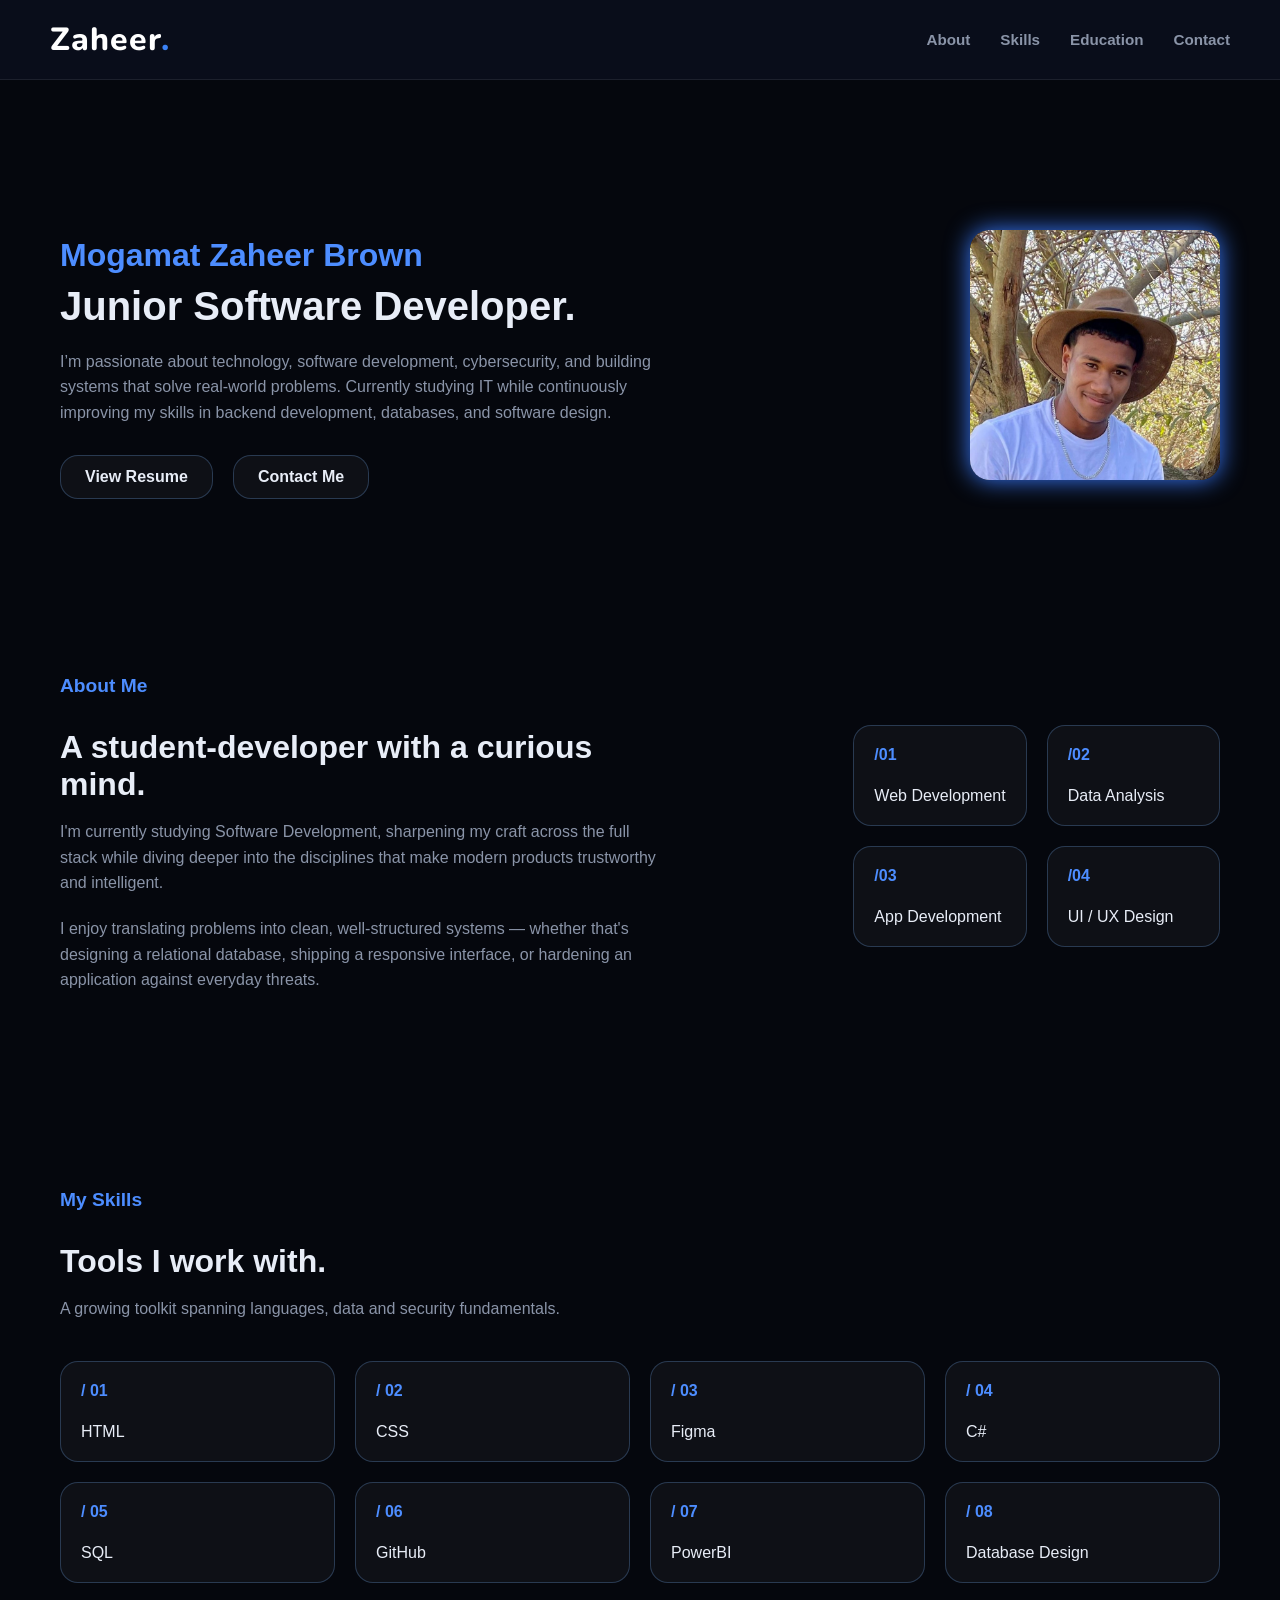
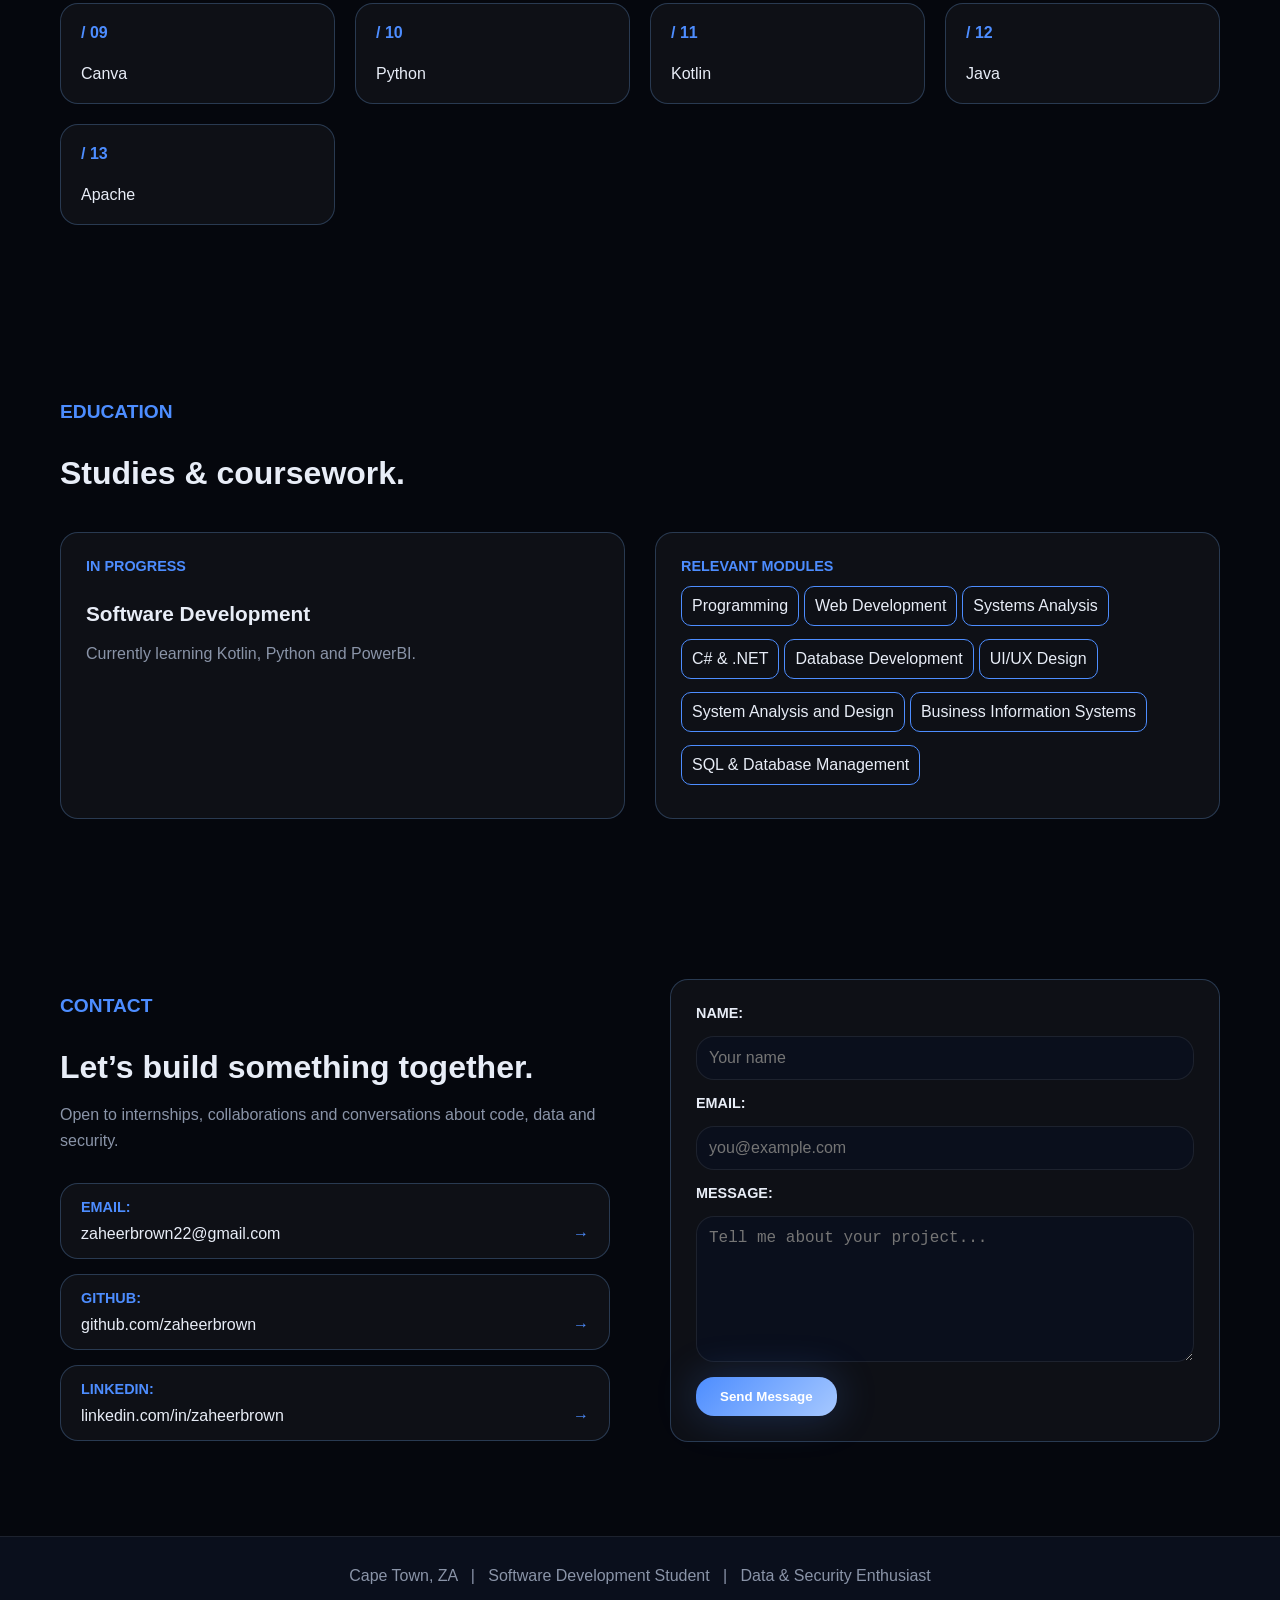
<file: index.html>
<!DOCTYPE html>
<html lang="en">

<head>
    <meta charset="UTF-8">
    <meta name="viewport" content="width=device-width, initial-scale=1.0">
    <title>Mogamat Zaheer Brown Portfolio</title>
    <link rel="stylesheet" href="styles.css">
    <link href="https://fonts.googleapis.com/css2?family=Nunito:wght@700;800&display=swap" rel="stylesheet">
</head>

<body>
    <nav>
        <div>
            <h4 class="logo">
              Zaheer<span>.</span>
            </h4>
        </div>
        <div class="nav_list">
            <a href="#about">About</a>
            <a href="#skills">Skills</a>
            <a href="#education">Education</a>
            <a href="#contact">Contact</a>
        </div>
    </nav>

    <section class="hero">
        <div class="hero-text">
            <h2>Mogamat Zaheer Brown</h2>
            <h1>Junior Software Developer.</h1>
            <p>I’m passionate about technology, software development, cybersecurity, and building systems that solve
                real-world problems.
                Currently studying IT while continuously improving my skills in backend development, databases, and
                software design.</p>
            <div class="buttons">
                <a href="assets/CV MOGAMAT ZAHEER BROWN 2026.pdf" target="_blank" class="btn-secondary">
                  View Resume
                 </a>
                <a href="#contact" class="btn-secondary">Contact Me</a>
            </div>
        </div>
        <div class="hero-box">
    <img src="images/profile.jpeg" alt="Profile Picture">
</div>
    </section>

    <section id="about" class="about">
        <div class="about-text">
            <h2>About Me</h2>
            <h3>A student-developer with a curious mind.</h3>
            <p>
                I'm currently studying Software Development, sharpening my craft across the full stack while diving
                deeper into the disciplines that make modern products trustworthy and intelligent.
            </p>
            <p>
                I enjoy translating problems into clean, well-structured systems — whether that's designing a relational
                database, shipping a responsive interface, or hardening an application against everyday threats.
            </p>
        </div>

        <div class="about-skills">
            <div class="skill-box">
                <span class="skill-number">/01</span>
                <span class="skill-title">Web Development</span>
            </div>
            <div class="skill-box">
                <span class="skill-number">/02</span>
                <span class="skill-title">Data Analysis</span>
            </div>
            <div class="skill-box">
                <span class="skill-number">/03</span>
                <span class="skill-title">App Development</span>
            </div>
            <div class="skill-box">
                <span class="skill-number">/04</span>
                <span class="skill-title">UI / UX Design</span>
            </div>
        </div>
    </section>


    <section id="skills" class="skills">
        <div class="skills-text">
            <h2>My Skills</h2>
            <h3>Tools I work with.</h3>
            <p>
                A growing toolkit spanning languages, data and security fundamentals.
            </p>
        </div>

        <div class="skills-grid">
            <div class="skill-box">
                <span class="skill-number">/ 01</span>
                <span class="skill-title">HTML</span>
            </div>
            <div class="skill-box">
                <span class="skill-number">/ 02</span>
                <span class="skill-title">CSS</span>
            </div>
            <div class="skill-box">
                <span class="skill-number">/ 03</span>
                <span class="skill-title">Figma</span>
            </div>
            <div class="skill-box">
                <span class="skill-number">/ 04</span>
                <span class="skill-title">C#</span>
            </div>
            <div class="skill-box">
                <span class="skill-number">/ 05</span>
                <span class="skill-title">SQL</span>
            </div>
            <div class="skill-box">
                <span class="skill-number">/ 06</span>
                <span class="skill-title">GitHub</span>
            </div>
            <div class="skill-box">
                <span class="skill-number">/ 07</span>
                <span class="skill-title">PowerBI</span>
            </div>
            <div class="skill-box">
                <span class="skill-number">/ 08</span>
                <span class="skill-title">Database Design</span>
            </div>
            <div class="skill-box">
                <span class="skill-number">/ 09</span>
                <span class="skill-title">Canva</span>
            </div>
            <div class="skill-box">
                <span class="skill-number">/ 10</span>
                <span class="skill-title">Python</span>
            </div>
            <div class="skill-box">
                <span class="skill-number">/ 11</span>
                <span class="skill-title">Kotlin</span>
            </div>
            <div class="skill-box">
                <span class="skill-number">/ 12</span>
                <span class="skill-title">Java</span>
            </div>
            <div class="skill-box">
                <span class="skill-number">/ 13</span>
                <span class="skill-title">Apache</span>
            </div>
        </div>
    </section>

<section id="education" class="education">
  <div class="education-text">
    <h2>EDUCATION</h2>
    <h3>Studies & coursework.</h3>
  </div>

  <div class="education-grid">
    <div class="education-card">
      <span class="edu-label">IN PROGRESS</span>
      <h4>Software Development</h4>
      <p>Currently learning Kotlin, Python and PowerBI.</p>
    </div>

    <div class="education-card">
      <span class="edu-label">RELEVANT MODULES</span>
      <ul class="modules-list">
        <li>Programming</li>
        <li>Web Development</li>
        <li>Systems Analysis</li>
        <li>C# &amp; .NET</li>
        <li>Database Development</li>
        <li>UI/UX Design</li>
        <li>System Analysis and Design</li>
        <li>Business Information Systems</li>
        <li>SQL & Database Management</li>
      </ul>
    </div>
  </div>
</section>

<section id="contact" class="contact">
  <div class="contact-left">
    <div class="contact-text">
    <h2>CONTACT</h2>
    <h3>Let’s build something together.</h3>
  </div>
    <p>
      Open to internships, collaborations and conversations about code, data and security.
    </p>

    <div class="contact-item">
      <strong>EMAIL:</strong>
      <div class="contact_info">
          <a href="mailto:zaheerbrown22@gmail.com">zaheerbrown22@gmail.com</a>
          <span class="arrow">→</span>
      </div>
    </div>
    <div class="contact-item">
      <strong>GITHUB:</strong>
      <div class="contact_info">
          <a href="https://github.com/zaheerbrown" target="_blank">github.com/zaheerbrown</a>
          <span class="arrow">→</span>
      </div>
    </div>
    <div class="contact-item">
      <strong>LINKEDIN:</strong>
      <div class="contact_info">
          <a href="www.linkedin.com/in/mogamat-zaheer-brown" target="_blank">linkedin.com/in/zaheerbrown</a>
          <span class="arrow">→</span>
      </div>
    </div>
  </div>

  <div class="contact-right">
    <form action="https://formspree.io/f/xzdwbwro" method="POST">
      <label for="name">NAME:</label>
      <input type="text" id="name" name="name" placeholder="Your name" required>

      <label for="email">EMAIL:</label>
      <input type="email" id="email" name="email" placeholder="you@example.com" required>

      <label for="message">MESSAGE:</label>
      <textarea id="message" name="message" placeholder="Tell me about your project..." required></textarea>

      <button type="submit" class="btn-primary">Send Message</button>
    </form>
  </div>
</section>


    <footer>
        Cape Town, ZA &nbsp; | &nbsp; Software Development Student &nbsp; | &nbsp; Data & Security Enthusiast
    </footer>
</body>

</html>
</file>
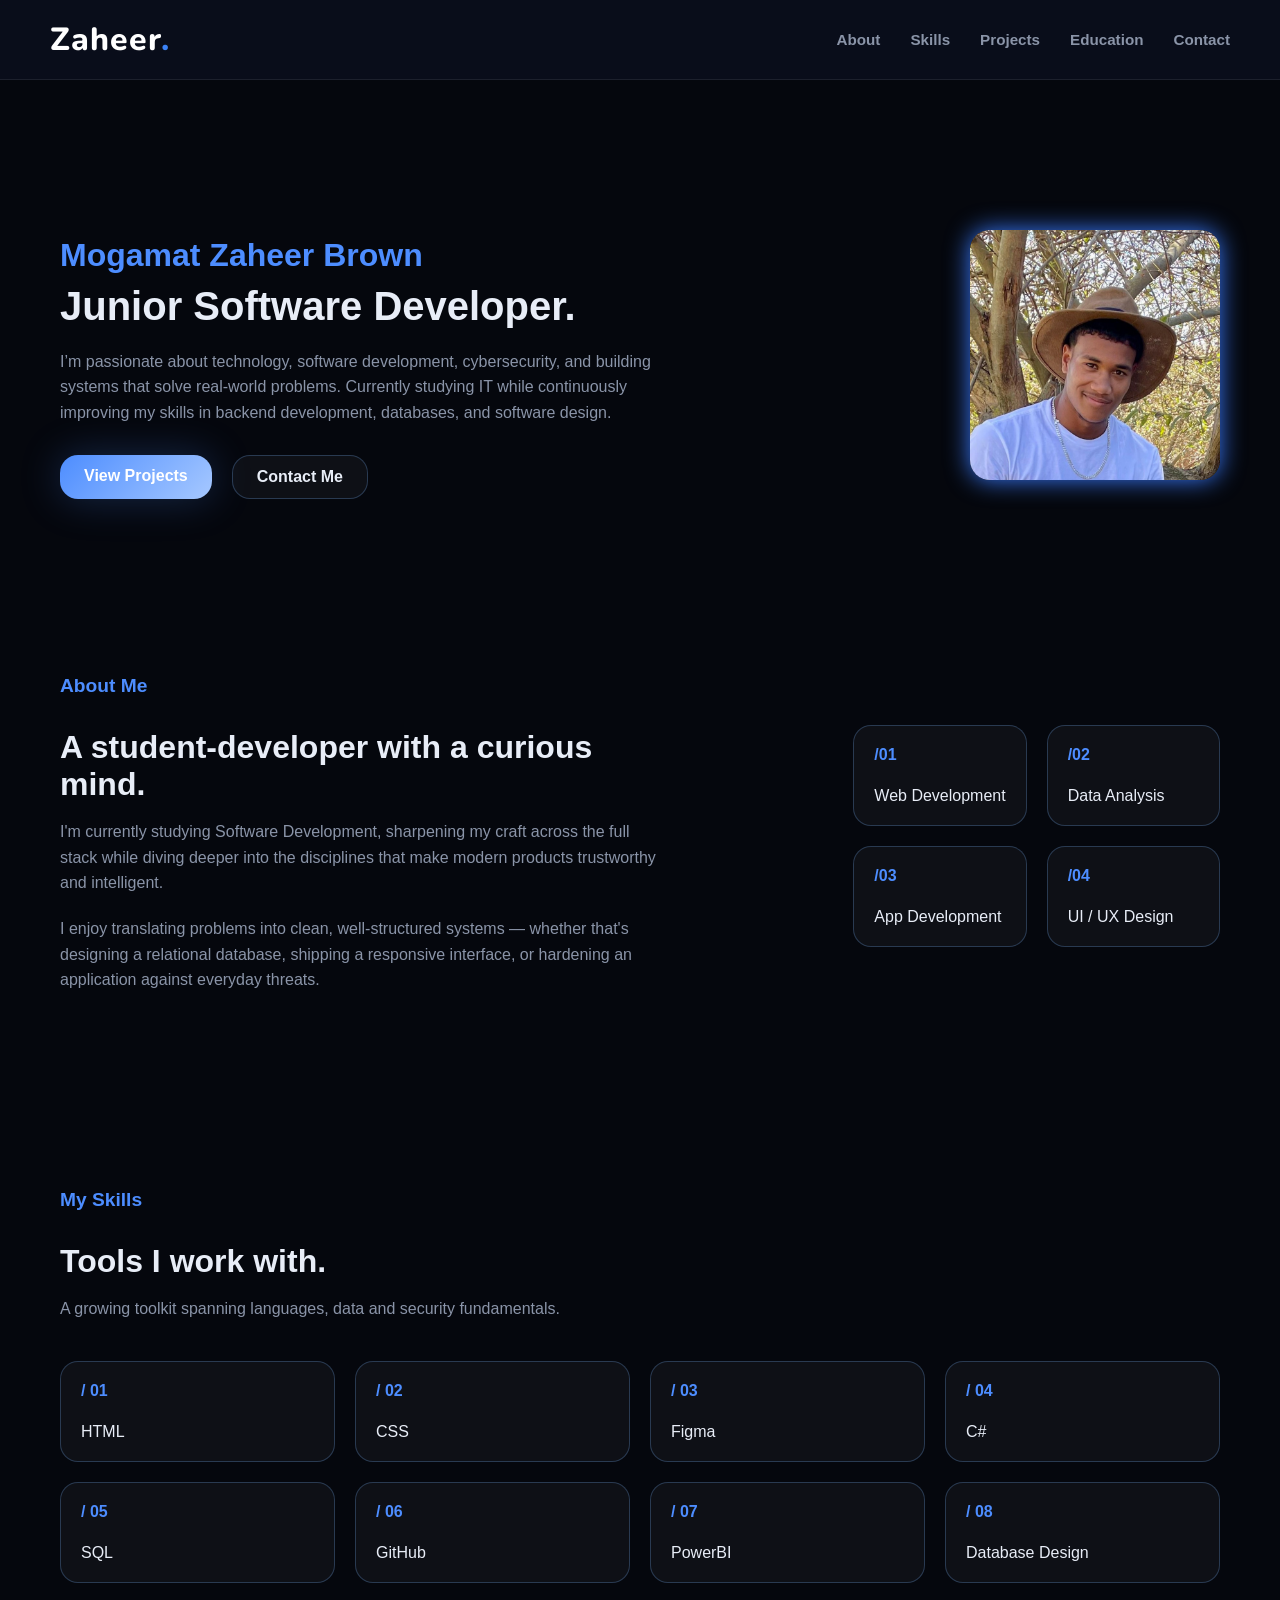
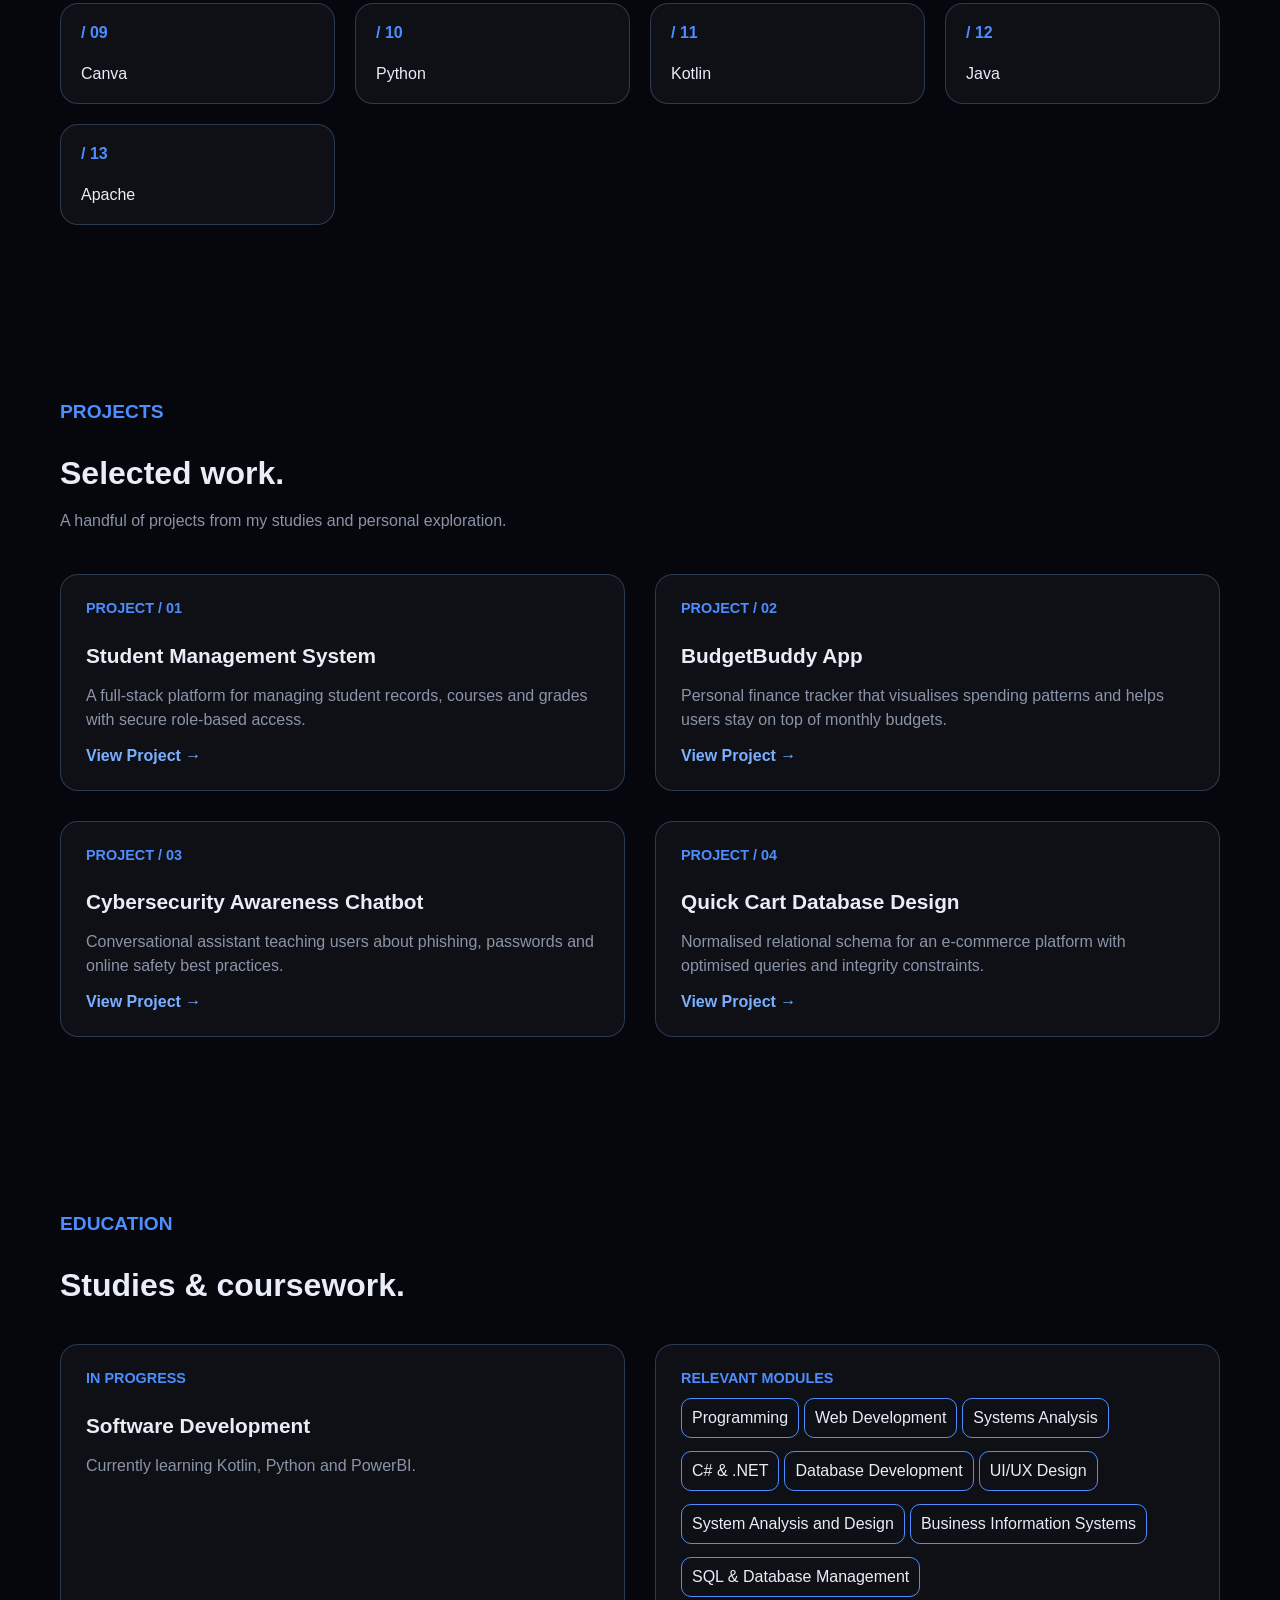
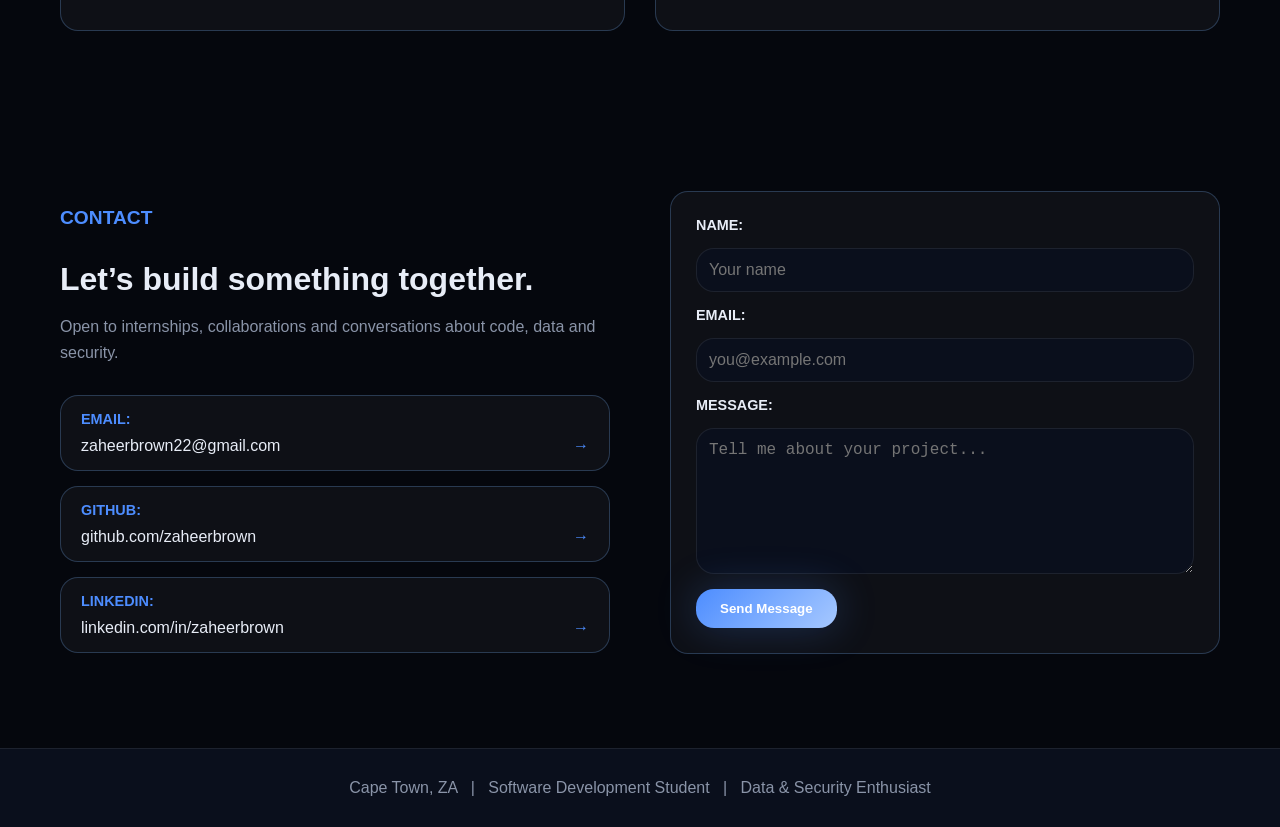
<file: portfolio.html>
<!DOCTYPE html>
<html lang="en">

<head>
    <meta charset="UTF-8">
    <meta name="viewport" content="width=device-width, initial-scale=1.0">
    <title>Mogamat Zaheer Brown Portfolio</title>
    <link rel="stylesheet" href="styles.css">
    <link href="https://fonts.googleapis.com/css2?family=Nunito:wght@700;800&display=swap" rel="stylesheet">
</head>

<body>
    <nav>
        <div>
            <h4 class="logo">
              Zaheer<span>.</span>
            </h4>
        </div>
        <div class="nav_list">
            <a href="#about">About</a>
            <a href="#skills">Skills</a>
            <a href="#projects">Projects</a>
            <a href="#education">Education</a>
            <a href="#contact">Contact</a>
        </div>
    </nav>

    <section class="hero">
        <div class="hero-text">
            <h2>Mogamat Zaheer Brown</h2>
            <h1>Junior Software Developer.</h1>
            <p>I’m passionate about technology, software development, cybersecurity, and building systems that solve
                real-world problems.
                Currently studying IT while continuously improving my skills in backend development, databases, and
                software design.</p>
            <div class="buttons">
                <a href="#projects" class="btn-primary">View Projects</a>
                <a href="#contact" class="btn-secondary">Contact Me</a>
            </div>
        </div>
        <div class="hero-box">
    <img src="images/profile.jpeg" alt="Profile Picture">
</div>
    </section>

    <section id="about" class="about">
        <div class="about-text">
            <h2>About Me</h2>
            <h3>A student-developer with a curious mind.</h3>
            <p>
                I'm currently studying Software Development, sharpening my craft across the full stack while diving
                deeper into the disciplines that make modern products trustworthy and intelligent.
            </p>
            <p>
                I enjoy translating problems into clean, well-structured systems — whether that's designing a relational
                database, shipping a responsive interface, or hardening an application against everyday threats.
            </p>
        </div>

        <div class="about-skills">
            <div class="skill-box">
                <span class="skill-number">/01</span>
                <span class="skill-title">Web Development</span>
            </div>
            <div class="skill-box">
                <span class="skill-number">/02</span>
                <span class="skill-title">Data Analysis</span>
            </div>
            <div class="skill-box">
                <span class="skill-number">/03</span>
                <span class="skill-title">App Development</span>
            </div>
            <div class="skill-box">
                <span class="skill-number">/04</span>
                <span class="skill-title">UI / UX Design</span>
            </div>
        </div>
    </section>


    <section id="skills" class="skills">
        <div class="skills-text">
            <h2>My Skills</h2>
            <h3>Tools I work with.</h3>
            <p>
                A growing toolkit spanning languages, data and security fundamentals.
            </p>
        </div>

        <div class="skills-grid">
            <div class="skill-box">
                <span class="skill-number">/ 01</span>
                <span class="skill-title">HTML</span>
            </div>
            <div class="skill-box">
                <span class="skill-number">/ 02</span>
                <span class="skill-title">CSS</span>
            </div>
            <div class="skill-box">
                <span class="skill-number">/ 03</span>
                <span class="skill-title">Figma</span>
            </div>
            <div class="skill-box">
                <span class="skill-number">/ 04</span>
                <span class="skill-title">C#</span>
            </div>
            <div class="skill-box">
                <span class="skill-number">/ 05</span>
                <span class="skill-title">SQL</span>
            </div>
            <div class="skill-box">
                <span class="skill-number">/ 06</span>
                <span class="skill-title">GitHub</span>
            </div>
            <div class="skill-box">
                <span class="skill-number">/ 07</span>
                <span class="skill-title">PowerBI</span>
            </div>
            <div class="skill-box">
                <span class="skill-number">/ 08</span>
                <span class="skill-title">Database Design</span>
            </div>
            <div class="skill-box">
                <span class="skill-number">/ 09</span>
                <span class="skill-title">Canva</span>
            </div>
            <div class="skill-box">
                <span class="skill-number">/ 10</span>
                <span class="skill-title">Python</span>
            </div>
            <div class="skill-box">
                <span class="skill-number">/ 11</span>
                <span class="skill-title">Kotlin</span>
            </div>
            <div class="skill-box">
                <span class="skill-number">/ 12</span>
                <span class="skill-title">Java</span>
            </div>
            <div class="skill-box">
                <span class="skill-number">/ 13</span>
                <span class="skill-title">Apache</span>
            </div>
        </div>
    </section>

    <!-- PROJECTS -->
    <section id="projects" class="projects">
        <div class="projects-text">
            <h2>PROJECTS</h2>
            <h3>Selected work.</h3>
            <p>A handful of projects from my studies and personal exploration.</p>
        </div>

        <div class="projects-grid">
            <div class="project-card">
                <span class="project-number">PROJECT / 01</span>
                <h4>Student Management System</h4>
                <p>A full-stack platform for managing student records, courses and grades with secure role-based access.
                </p>
                <a href="https://github.com/zaheerbrown/HCIN-FINAL-POE.git" class="project-link">View Project →</a>
            </div>

            <div class="project-card">
                <span class="project-number">PROJECT / 02</span>
                <h4>BudgetBuddy App</h4>
                <p>Personal finance tracker that visualises spending patterns and helps users stay on top of monthly
                    budgets.</p>
                <a href="https://github.com/Suhail-Allie/BudgetBuddy.git" class="project-link" target="_blank">View
                    Project →</a>
            </div>

            <div class="project-card">
                <span class="project-number">PROJECT / 03</span>
                <h4>Cybersecurity Awareness Chatbot</h4>
                <p>Conversational assistant teaching users about phishing, passwords and online safety best practices.
                </p>
                <a href="#" class="project-link" target="_blank">View Project →</a>
            </div>

            <div class="project-card">
                <span class="project-number">PROJECT / 04</span>
                <h4>Quick Cart Database Design</h4>
                <p>Normalised relational schema for an e-commerce platform with optimised queries and integrity
                    constraints.</p>
                <a href="#" class="project-link" target="_blank">View Project →</a>
            </div>
        </div>
    </section>

<section id="education" class="education">
  <div class="education-text">
    <h2>EDUCATION</h2>
    <h3>Studies & coursework.</h3>
  </div>

  <div class="education-grid">
    <div class="education-card">
      <span class="edu-label">IN PROGRESS</span>
      <h4>Software Development</h4>
      <p>Currently learning Kotlin, Python and PowerBI.</p>
    </div>

    <div class="education-card">
      <span class="edu-label">RELEVANT MODULES</span>
      <ul class="modules-list">
        <li>Programming</li>
        <li>Web Development</li>
        <li>Systems Analysis</li>
        <li>C# &amp; .NET</li>
        <li>Database Development</li>
        <li>UI/UX Design</li>
        <li>System Analysis and Design</li>
        <li>Business Information Systems</li>
        <li>SQL & Database Management</li>
      </ul>
    </div>
  </div>
</section>

<section id="contact" class="contact">
  <div class="contact-left">
    <div class="contact-text">
    <h2>CONTACT</h2>
    <h3>Let’s build something together.</h3>
  </div>
    <p>
      Open to internships, collaborations and conversations about code, data and security.
    </p>

    <div class="contact-item">
      <strong>EMAIL:</strong>
      <div class="contact_info">
          <a href="mailto:zaheerbrown22@gmail.com">zaheerbrown22@gmail.com</a>
          <span class="arrow">→</span>
      </div>
    </div>
    <div class="contact-item">
      <strong>GITHUB:</strong>
      <div class="contact_info">
          <a href="https://github.com/zaheerbrown" target="_blank">github.com/zaheerbrown</a>
          <span class="arrow">→</span>
      </div>
    </div>
    <div class="contact-item">
      <strong>LINKEDIN:</strong>
      <div class="contact_info">
          <a href="www.linkedin.com/in/mogamat-zaheer-brown" target="_blank">linkedin.com/in/zaheerbrown</a>
          <span class="arrow">→</span>
      </div>
    </div>
  </div>

  <div class="contact-right">
    <form action="https://formspree.io/f/xzdwbwro" method="POST">
      <label for="name">NAME:</label>
      <input type="text" id="name" name="name" placeholder="Your name" required>

      <label for="email">EMAIL:</label>
      <input type="email" id="email" name="email" placeholder="you@example.com" required>

      <label for="message">MESSAGE:</label>
      <textarea id="message" name="message" placeholder="Tell me about your project..." required></textarea>

      <button type="submit" class="btn-primary">Send Message</button>
    </form>
  </div>
</section>


    <footer>
        Cape Town, ZA &nbsp; | &nbsp; Software Development Student &nbsp; | &nbsp; Data & Security Enthusiast
    </footer>
</body>

</html>
</file>
<file: styles.css>
:root {
    --bg: #05070d;
    --bg-2: #0a0f1c;
    --surface: rgba(255, 255, 255, 0.04);
    --surface-strong: rgba(255, 255, 255, 0.07);
    --border: rgba(255, 255, 255, 0.08);
    --border-strong: rgba(120, 180, 255, 0.25);
    --text: #e8edf7;
    --text-dim: #8a94a8;
    --blue: #4d8dff;
    --blue-2: #7ab0ff;
    --blue-glow: #3a7bff;
    --white: #ffffff;
    --gradient: linear-gradient(135deg, #4d8dff 0%, #a6c8ff 100%);
    --gradient-soft: linear-gradient(135deg, rgba(77, 141, 255, 0.18), rgba(166, 200, 255, 0.05));
    --shadow-glow: 0 0 40px rgba(77, 141, 255, 0.25);
    --radius: 18px;
    --radius-lg: 28px;
}

* {
    scroll-behavior: smooth;
}

body {
    margin: 0;
    /* padding: 0 50px 0 50px; */
    font-family: Arial, sans-serif;
    background: var(--bg);
    color: var(--text);
    position: relative;
}

nav {
    display: flex;
    justify-content: space-between;
    align-items: center;
    padding: 18px 50px;
    background: rgba(10, 15, 28, 0.9);
    backdrop-filter: blur(12px);
    border-bottom: 1px solid var(--border);
    position: fixed;
    top: 0;
    width: 100%;
    box-sizing: border-box;
    z-index: 1000;
}

/* LOGO */

.logo {
    font-size: 2rem;
    font-weight: 800;
    font-family: 'Nunito', sans-serif;
    color: white;
    letter-spacing: 1px;
    margin: 0;
}

.logo span {
    color: #3b82f6;
}

/* NAV LINKS */

.nav_list {
    display: flex;
    align-items: center;
    gap: 30px;
}

nav a {
    color: var(--text-dim);
    text-decoration: none;
    font-weight: 600;
    font-size: 0.95rem;
    transition: 0.3s ease;
    position: relative;
}

/* HOVER EFFECT */

nav a::after {
    content: '';
    position: absolute;
    left: 0;
    bottom: -6px;
    width: 0%;
    height: 2px;
    background: var(--blue);
    transition: 0.3s ease;
}

nav a:hover {
    color: var(--white);
}

nav a:hover::after {
    width: 100%;
}

.hero {
    display: flex;
    justify-content: space-between;
    align-items: center;
    padding: 80px 60px;
    margin-top: 130px;
}

.hero-text {
    max-width: 600px;
}

.hero-text h2 {
    color: var(--blue);
    font-size: 2rem;
    margin-bottom: 10px;
}

.hero-text h1 {
    font-size: 2.5rem;
    margin: 0 0 20px;
}

.hero-text p {
    color: var(--text-dim);
    line-height: 1.6;
    margin-bottom: 30px;
}

.buttons {
    display: flex;
    gap: 20px;
}

.buttons a {
    padding: 12px 24px;
    border-radius: var(--radius);
    text-decoration: none;
    font-weight: 600;
    transition: all 0.3s;
}

.btn-primary {
    background: var(--gradient);
    color: var(--white);
    box-shadow: var(--shadow-glow);
}

.btn-secondary {
    background: var(--surface);
    color: var(--text);
    border: 1px solid var(--border-strong);
}

.btn-secondary:hover {
    background: var(--surface-strong);
}

.hero-box {
    width: 160px;
    height: 160px;
    background: var(--bg-2);
    border-radius: var(--radius-lg);
    display: flex;
    align-items: center;
    justify-content: center;
    font-size: 2.5rem;
    font-weight: bold;
    color: var(--blue-2);
    box-shadow: 0 0 25px var(--blue-glow);
}

.about {
    display: flex;
    justify-content: space-between;
    align-items: center;
    padding: 80px 60px;
    gap: 60px;
}

.about-text {
    max-width: 600px;
}

.about-text h2 {
    font-size: 1.2rem;
    color: var(--blue);
    margin-bottom: 10px;
}

.about-text h3 {
    font-size: 2rem;
    margin-bottom: 15px;
    color: var(--text);
}


.about-text p {
    color: var(--text-dim);
    line-height: 1.6;
    margin-bottom: 20px;
}

.about-skills {
    display: grid;
    justify-content: center;
    align-items: center;
    grid-template-columns: repeat(2, 1fr);
    gap: 20px;
}

.skill-box {
    background: var(--surface);
    border: 1px solid var(--border-strong);
    border-radius: var(--radius);
    padding: 20px;
    display: flex;
    align-items: center;
    gap: 15px;
    transition: background 0.3s, transform 0.3s;
}

.skill-box:hover {
    background: var(--surface-strong);
    transform: translateY(-4px);
}

.skill-number {
    color: var(--blue);
    font-weight: bold;
    font-size: 1.2rem;
}

.skill-title {
    color: var(--text);
    font-size: 1rem;
    font-weight: 500;
}

.skills {
    padding: 80px 60px;
}

.skills-text {
    max-width: 600px;
    margin-bottom: 40px;
}

.skills-text h2 {
    font-size: 1.2rem;
    color: var(--blue);
    margin-bottom: 10px;
}

.skills-text h3 {
    font-size: 2rem;
    margin-bottom: 15px;
    color: var(--text);
}

.skills-text p {
    color: var(--text-dim);
    line-height: 1.6;
}

.skills-grid {
    display: grid;
    grid-template-columns: repeat(4, 1fr);
    gap: 20px;
}

.skill-box {
    background: var(--surface);
    border: 1px solid var(--border-strong);
    border-radius: var(--radius);
    padding: 20px;
    display: flex;
    flex-direction: column;
    align-items: flex-start;
    transition: background 0.3s, transform 0.3s;
}

.skill-box:hover {
    background: var(--surface-strong);
    transform: translateY(-4px);
}

.skill-number {
    color: var(--blue);
    font-weight: bold;
    font-size: 1rem;
    margin-bottom: 8px;
}

.skill-title {
    color: var(--text);
    font-size: 1rem;
    font-weight: 500;
}

.projects {
    padding: 80px 60px;
}

.projects-text {
    max-width: 600px;
    margin-bottom: 40px;
}

.projects-text h2 {
    font-size: 1.2rem;
    color: var(--blue);
    margin-bottom: 10px;
}

.projects-text h3 {
    font-size: 2rem;
    margin-bottom: 15px;
    color: var(--text);
}

.projects-text p {
    color: var(--text-dim);
    line-height: 1.6;
}

.projects-grid {
    display: grid;
    grid-template-columns: repeat(2, 1fr);
    gap: 30px;
}

.project-card {
    background: var(--surface);
    border: 1px solid var(--border-strong);
    border-radius: var(--radius);
    padding: 25px;
    transition: background 0.3s, transform 0.3s;
}

.project-card:hover {
    background: var(--surface-strong);
    transform: translateY(-4px);
}

.project-number {
    color: var(--blue);
    font-weight: bold;
    font-size: 0.9rem;
    display: block;
    margin-bottom: 10px;
}

.project-card h4 {
    font-size: 1.3rem;
    margin-bottom: 12px;
    color: var(--text);
}

.project-card p {
    color: var(--text-dim);
    line-height: 1.5;
    margin-bottom: 15px;
}

.project-link {
    color: var(--blue-2);
    text-decoration: none;
    font-weight: 600;
    transition: color 0.3s;
}

.project-link:hover {
    color: var(--blue);
}

.education {
    padding: 80px 60px;
}

.education-text {
    max-width: 600px;
    margin-bottom: 40px;
}

.education-text h2 {
    font-size: 1.2rem;
    color: var(--blue);
    margin-bottom: 10px;
}

.education-text h3 {
    font-size: 2rem;
    margin-bottom: 15px;
    color: var(--text);
}

.education-grid {
    display: grid;
    grid-template-columns: repeat(2, 1fr);
    gap: 30px;
}

.education-card {
    background: var(--surface);
    border: 1px solid var(--border-strong);
    border-radius: var(--radius);
    padding: 25px;
    transition: background 0.3s, transform 0.3s;
}

.education-card:hover {
    background: var(--surface-strong);
    transform: translateY(-4px);
}

.edu-label {
    color: var(--blue);
    font-weight: bold;
    font-size: 0.9rem;
    display: block;
    margin-bottom: 12px;
}

.education-card h4 {
    font-size: 1.3rem;
    margin-bottom: 12px;
    color: var(--text);
}

.education-card p {
    color: var(--text-dim);
    line-height: 1.5;
}

.modules-list {
    list-style: none;
    padding: 0;
    margin: 0;
    display: flex;
    flex-direction: row;
    flex-wrap: wrap;
    gap: 5px;
}

.modules-list li {
    color: var(--text);
    margin-bottom: 8px;
    font-weight: 500;
    border: 1px solid var(--blue);
    padding: 10px;
    border-radius: 10px;
    cursor: default;

}

.modules-list li:hover {
    background-color: #05070d;
}

.contact {
    display: flex;
    justify-content: space-between;
    align-items: flex-start;
    padding: 80px 60px;
    gap: 60px;
}

.contact-left {
    flex: 1;
}

.contact-left h2 {
    font-size: 1.2rem;
    color: var(--blue);
    margin-bottom: 10px;
}

.contact-left h3 {
    font-size: 2rem;
    margin-bottom: 15px;
    color: var(--text);
}

.contact-left p {
    color: var(--text-dim);
    line-height: 1.6;
    margin-bottom: 30px;
}

.contact-item {
    display: flex;
    flex-direction: column;
    align-items: left;
    gap: 10px;
    background: var(--surface);
    border: 1px solid var(--border-strong);
    border-radius: var(--radius);
    padding: 15px 20px;
    margin-bottom: 15px;
    transition: background 0.3s, transform 0.3s;
}

.contact_info {
    display: flex;
    justify-content: space-between;
}

.contact-item:hover {
    background: var(--surface-strong);
    transform: translateY(-3px);
}

.contact-item strong {
    color: var(--blue);
    font-size: 0.9rem;
}

.contact-item a {
    color: var(--text);
    text-decoration: none;
    font-weight: 500;
    flex: 1;
}

.contact-item a:hover {
    color: var(--blue-2);
}

.arrow {
    color: var(--blue);
    font-weight: bold;
}

.contact-right {
    flex: 1;
}

.contact-right form {
    display: flex;
    flex-direction: column;
    gap: 15px;
    background: var(--surface);
    border: 1px solid var(--border-strong);
    border-radius: var(--radius);
    padding: 25px;
}

.contact-right label {
    color: var(--text);
    font-weight: 600;
    font-size: 0.9rem;
}

.contact-right input,
.contact-right textarea {
    background: var(--bg-2);
    border: 1px solid var(--border);
    border-radius: var(--radius);
    padding: 12px;
    color: var(--text);
    font-size: 1rem;
}

.contact-right input:focus,
.contact-right textarea:focus {
    outline: none;
    border-color: var(--blue);
    box-shadow: 0 0 8px var(--blue-glow);
}

.contact-right textarea {
    min-height: 120px;
    resize: vertical;
}

.contact-right button {
    align-self: flex-start;
    padding: 12px 24px;
    border: none;
    border-radius: var(--radius);
    cursor: pointer;
    font-weight: 600;
    background: var(--gradient);
    color: var(--white);
    box-shadow: var(--shadow-glow);
    transition: transform 0.3s;
}

.contact-right button:hover {
    transform: translateY(-3px);
}

.hero-box {
    width: 250px;
    height: 250px;
    border-radius: 20px;
    overflow: hidden;
    display: flex;
    justify-content: center;
    align-items: center;
    background: #111;
}

.hero-box img {
    width: 100%;
    height: 100%;
    object-fit: cover;
}



footer {
    text-align: center;
    padding: 30px;
    color: var(--text-dim);
    border-top: 1px solid var(--border);
    background: var(--bg-2);
}


/* large tablets */
@media (max-width: 1200px) {

    .skills-grid {
        grid-template-columns: repeat(3, 1fr);
    }

    .projects-grid {
        grid-template-columns: 1fr;
    }

    .education-grid {
        grid-template-columns: 1fr;
    }
}



/* tablets */
@media (max-width: 992px) {

    nav {
        padding: 10px 20px;
    }

    .hero,
    .about,
    .contact {
        flex-direction: column;
        text-align: center;
        gap: 50px;
    }

    .hero-text,
    .about-text,
    .skills-text,
    .projects-text,
    .education-text,
    .contact-left {
        max-width: 100%;
    }

    .buttons {
        justify-content: center;
    }

    .about-skills {
        width: 100%;
    }

    .skills-grid {
        grid-template-columns: repeat(2, 1fr);
    }

    .contact-right {
        width: 100%;
    }

    .contact-right form {
        width: 100%;
        box-sizing: border-box;
    }

    .hero {
        padding: 140px 40px 80px;
    }

    .about,
    .skills,
    .projects,
    .education,
    .contact {
        padding: 80px 40px;
    }
}



/* media devices */
@media (max-width: 768px) {

    nav {
        flex-direction: column;
        align-items: center;
        padding: 15px;
    }

    .nav_list {
        flex-wrap: wrap;
        justify-content: center;
        gap: 15px;
        padding: 0;
        margin-bottom: 10px;
    }

    nav a {
        margin-left: 0;
        font-size: 0.95rem;
    }

    .logo {
        padding-left: 0;
        font-size: 1.8rem;
    }

    .hero {
        padding: 40px 25px 80px;
        flex-direction: column-reverse;
    }
    .hero-text h1 {
        font-size: 2rem;
    }

    .hero-text h2 {
        font-size: 1.5rem;
    }

    .hero-box {
        width: 220px;
        height: 220px;
    }

    .about,
    .skills,
    .projects,
    .education,
    .contact {
        padding: 70px 25px;
    }

    .about-skills {
        grid-template-columns: 1fr;
    }

    .skills-grid {
        grid-template-columns: 1fr;
    }

    .projects-grid {
        grid-template-columns: 1fr;
    }

    .education-grid {
        grid-template-columns: 1fr;
    }

    .section-header h3,
    .about-text h3,
    .skills-text h3,
    .projects-text h3,
    .education-text h3,
    .contact-left h3 {
        font-size: 1.8rem;
    }

    .contact {
        gap: 40px;
    }

    .contact-item {
        text-align: left;
    }
}


/* smart phones */
@media (max-width: 480px) {

    .hero {
        padding: 180px 20px 60px;
    }

    .hero-text h1 {
        font-size: 1.7rem;
    }

    .hero-text p,
    .about-text p,
    .skills-text p,
    .projects-text p,
    .contact-left p {
        font-size: 0.95rem;
        line-height: 1.7;
    }

    .buttons {
        flex-direction: column;
        width: 100%;
    }

    .buttons a {
        text-align: center;
        width: 100%;
        box-sizing: border-box;
    }

    .hero-box {
        width: 180px;
        height: 180px;
    }

    .skill-box,
    .project-card,
    .education-card,
    .contact-item,
    .contact-right form {
        padding: 18px;
    }

    .section-header h3,
    .about-text h3,
    .skills-text h3,
    .projects-text h3,
    .education-text h3,
    .contact-left h3 {
        font-size: 1.5rem;
    }

    footer {
        font-size: 0.85rem;
        line-height: 1.6;
        padding: 20px;
    }
}

@media (max-width: 340px){
    .nav_list {
    gap: 5px;

}
.hero {
        padding: 24px 25px 80px;
    }
}
</file>
